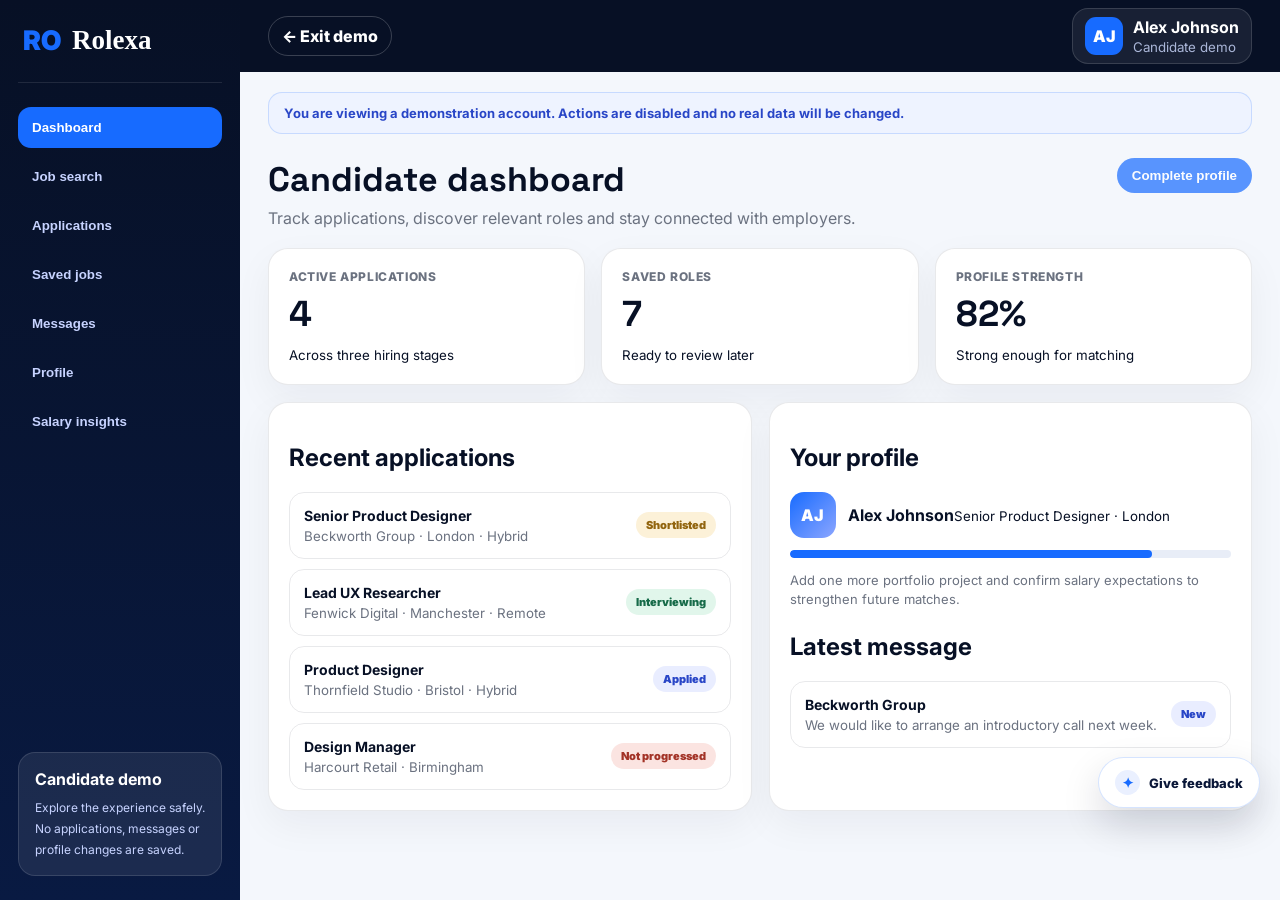
<file: candidate-demo.html>
<!DOCTYPE html><html lang="en"><head><meta charset="UTF-8"><meta name="viewport" content="width=device-width,initial-scale=1"><title>Rolexa Candidate Demo</title><link href="https://fonts.googleapis.com/css2?family=Inter:wght@400;500;600;700;800;900&family=Space+Grotesk:wght@600;700&display=swap" rel="stylesheet"><link rel="stylesheet" href="demo-dashboard.css?v=1"></head><body><div class="demo-shell"><aside class="demo-side"><div class="demo-brand"><span class="demo-mark">RO</span>Rolexa</div><nav class="demo-nav"><button class="active">Dashboard</button><button>Job search</button><button>Applications</button><button>Saved jobs</button><button>Messages</button><button>Profile</button><button>Salary insights</button></nav><div class="demo-note"><b>Candidate demo</b><span>Explore the experience safely. No applications, messages or profile changes are saved.</span></div></aside><main class="demo-main"><header class="demo-top"><a class="demo-exit" href="index.html#role-demo-explorer">← Exit demo</a><div class="demo-account"><div class="demo-avatar">AJ</div><div><b>Alex Johnson</b><small>Candidate demo</small></div></div></header><div class="demo-banner">You are viewing a demonstration account. Actions are disabled and no real data will be changed.</div><div class="demo-content"><div class="demo-head"><div><h1>Candidate dashboard</h1><p>Track applications, discover relevant roles and stay connected with employers.</p></div><button class="demo-btn" disabled>Complete profile</button></div><section class="demo-grid"><article class="demo-card demo-stat"><span>Active applications</span><b>4</b><small>Across three hiring stages</small></article><article class="demo-card demo-stat"><span>Saved roles</span><b>7</b><small>Ready to review later</small></article><article class="demo-card demo-stat"><span>Profile strength</span><b>82%</b><small>Strong enough for matching</small></article></section><section class="demo-two"><article class="demo-card"><h2>Recent applications</h2><div class="demo-list"><div class="demo-row"><div><b>Senior Product Designer</b><small>Beckworth Group · London · Hybrid</small></div><span class="demo-pill amber">Shortlisted</span></div><div class="demo-row"><div><b>Lead UX Researcher</b><small>Fenwick Digital · Manchester · Remote</small></div><span class="demo-pill green">Interviewing</span></div><div class="demo-row"><div><b>Product Designer</b><small>Thornfield Studio · Bristol · Hybrid</small></div><span class="demo-pill blue">Applied</span></div><div class="demo-row"><div><b>Design Manager</b><small>Harcourt Retail · Birmingham</small></div><span class="demo-pill red">Not progressed</span></div></div></article><article class="demo-card"><h2>Your profile</h2><div class="demo-profile"><div class="demo-photo">AJ</div><div><b>Alex Johnson</b><small>Senior Product Designer · London</small></div></div><div class="demo-progress"><span style="width:82%"></span></div><p style="color:#6b7280;font-size:13px;line-height:1.5">Add one more portfolio project and confirm salary expectations to strengthen future matches.</p><h2 style="margin-top:22px">Latest message</h2><div class="demo-row"><div><b>Beckworth Group</b><small>We would like to arrange an introductory call next week.</small></div><span class="demo-pill blue">New</span></div></article></section></div></main></div><script src="product-feedback.js?v=1" defer></script></body></html>
</file>
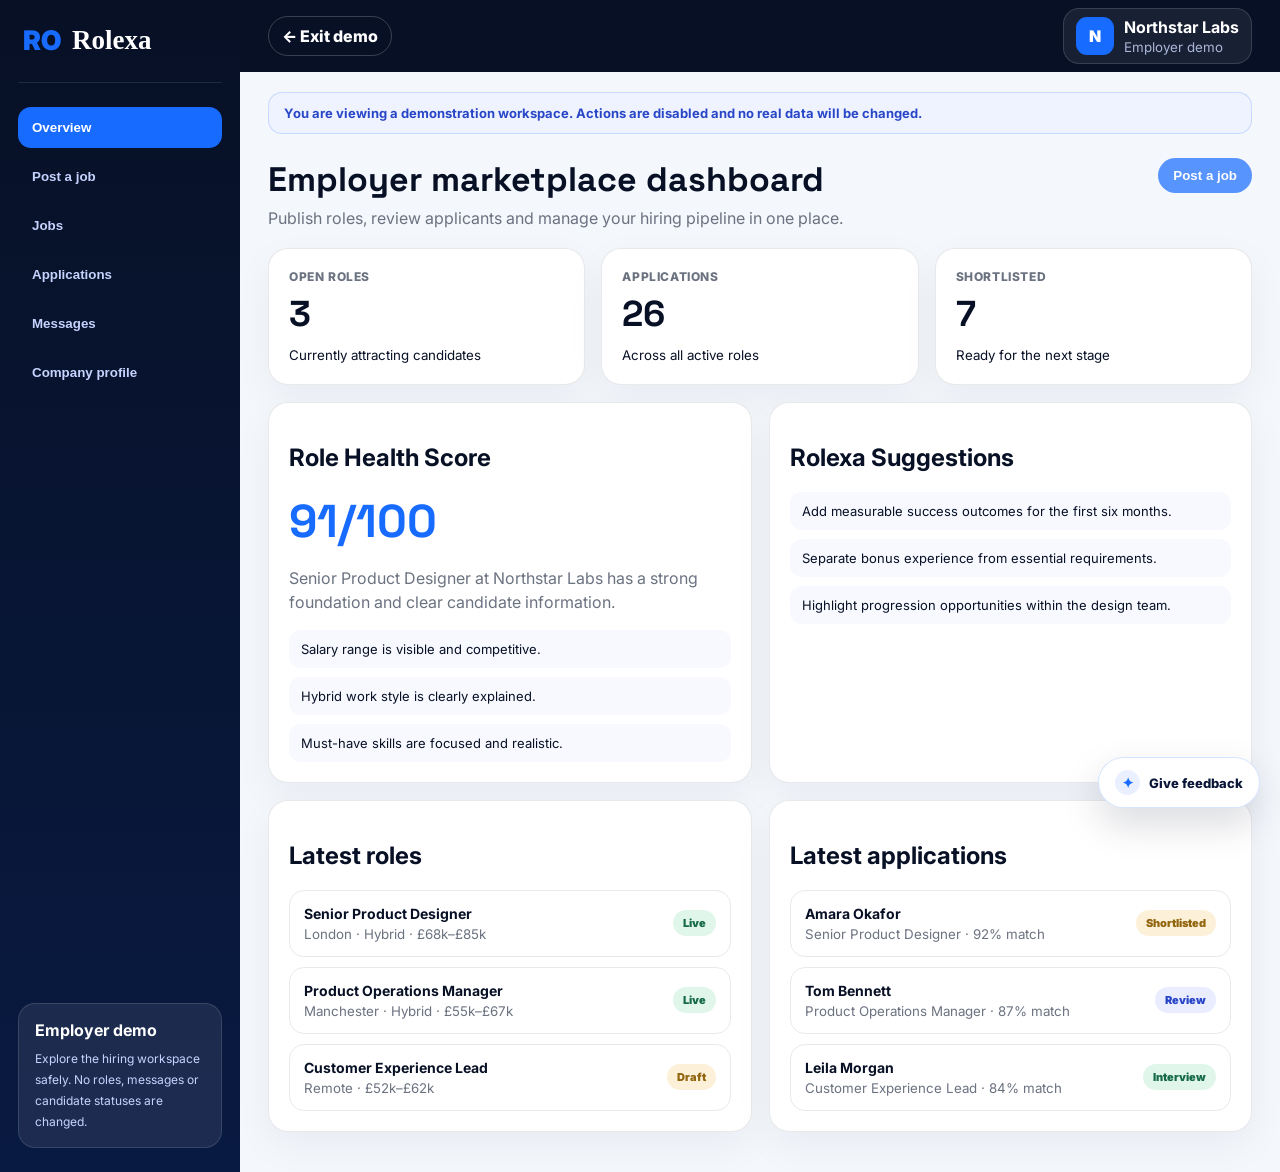
<file: employer-demo.html>
<!DOCTYPE html><html lang="en"><head><meta charset="UTF-8"><meta name="viewport" content="width=device-width,initial-scale=1"><title>Rolexa Employer Demo</title><link href="https://fonts.googleapis.com/css2?family=Inter:wght@400;500;600;700;800;900&family=Space+Grotesk:wght@600;700&display=swap" rel="stylesheet"><link rel="stylesheet" href="demo-dashboard.css?v=1"></head><body><div class="demo-shell"><aside class="demo-side"><div class="demo-brand"><span class="demo-mark">RO</span>Rolexa</div><nav class="demo-nav"><button class="active">Overview</button><button>Post a job</button><button>Jobs</button><button>Applications</button><button>Messages</button><button>Company profile</button></nav><div class="demo-note"><b>Employer demo</b><span>Explore the hiring workspace safely. No roles, messages or candidate statuses are changed.</span></div></aside><main class="demo-main"><header class="demo-top"><a class="demo-exit" href="index.html#role-demo-explorer">← Exit demo</a><div class="demo-account"><div class="demo-avatar">N</div><div><b>Northstar Labs</b><small>Employer demo</small></div></div></header><div class="demo-banner">You are viewing a demonstration workspace. Actions are disabled and no real data will be changed.</div><div class="demo-content"><div class="demo-head"><div><h1>Employer marketplace dashboard</h1><p>Publish roles, review applicants and manage your hiring pipeline in one place.</p></div><button class="demo-btn" disabled>Post a job</button></div><section class="demo-grid"><article class="demo-card demo-stat"><span>Open roles</span><b>3</b><small>Currently attracting candidates</small></article><article class="demo-card demo-stat"><span>Applications</span><b>26</b><small>Across all active roles</small></article><article class="demo-card demo-stat"><span>Shortlisted</span><b>7</b><small>Ready for the next stage</small></article></section><section class="demo-two"><article class="demo-card"><h2>Role Health Score</h2><div class="demo-health">91/100</div><p style="color:#6b7280;line-height:1.5">Senior Product Designer at Northstar Labs has a strong foundation and clear candidate information.</p><ul class="demo-suggestions"><li>Salary range is visible and competitive.</li><li>Hybrid work style is clearly explained.</li><li>Must-have skills are focused and realistic.</li></ul></article><article class="demo-card"><h2>Rolexa Suggestions</h2><ul class="demo-suggestions"><li>Add measurable success outcomes for the first six months.</li><li>Separate bonus experience from essential requirements.</li><li>Highlight progression opportunities within the design team.</li></ul></article></section><section class="demo-two"><article class="demo-card"><h2>Latest roles</h2><div class="demo-list"><div class="demo-row"><div><b>Senior Product Designer</b><small>London · Hybrid · £68k–£85k</small></div><span class="demo-pill green">Live</span></div><div class="demo-row"><div><b>Product Operations Manager</b><small>Manchester · Hybrid · £55k–£67k</small></div><span class="demo-pill green">Live</span></div><div class="demo-row"><div><b>Customer Experience Lead</b><small>Remote · £52k–£62k</small></div><span class="demo-pill amber">Draft</span></div></div></article><article class="demo-card"><h2>Latest applications</h2><div class="demo-list"><div class="demo-row"><div><b>Amara Okafor</b><small>Senior Product Designer · 92% match</small></div><span class="demo-pill amber">Shortlisted</span></div><div class="demo-row"><div><b>Tom Bennett</b><small>Product Operations Manager · 87% match</small></div><span class="demo-pill blue">Review</span></div><div class="demo-row"><div><b>Leila Morgan</b><small>Customer Experience Lead · 84% match</small></div><span class="demo-pill green">Interview</span></div></div></article></section></div></main></div><script src="product-feedback.js?v=1" defer></script></body></html>
</file>
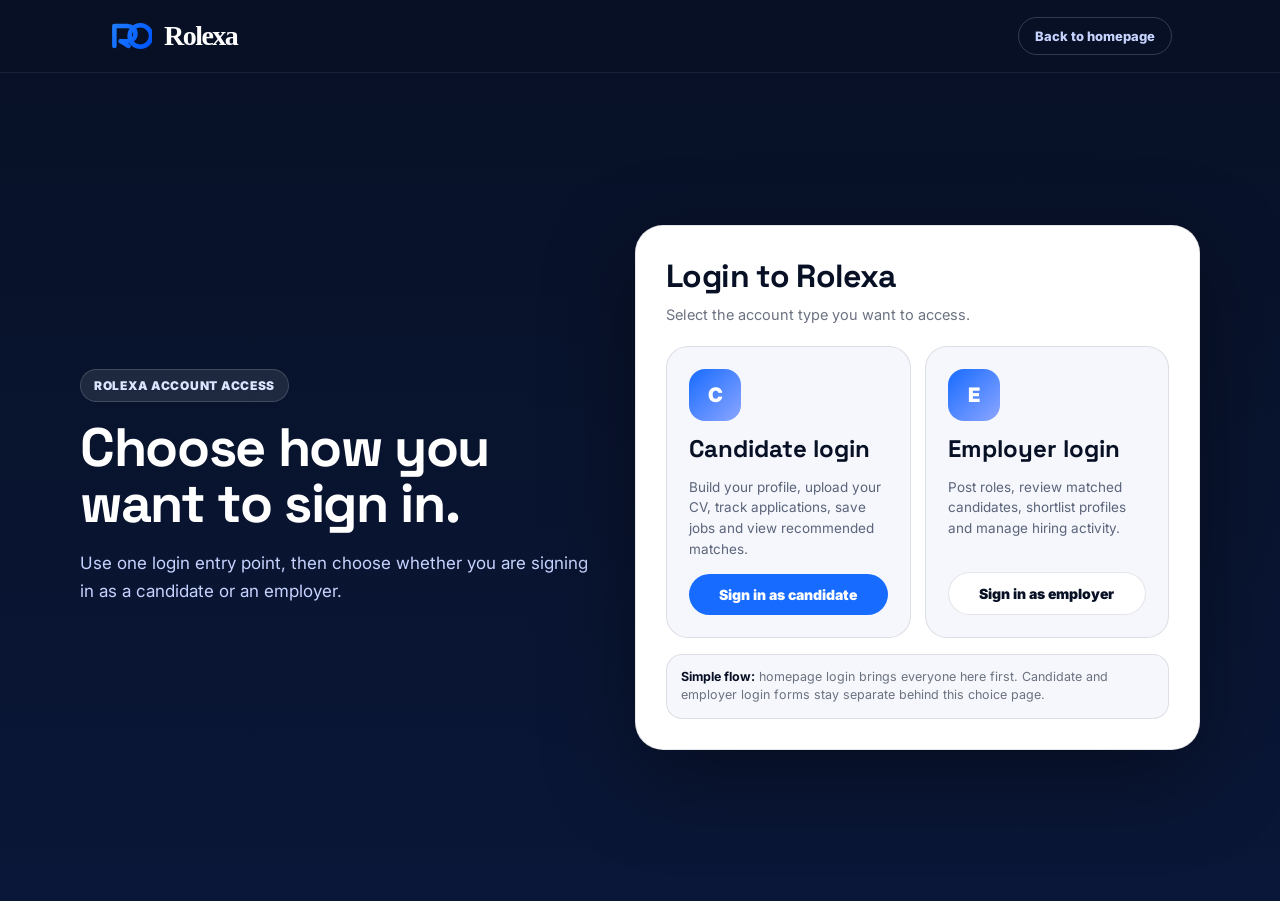
<file: login.html>
<!DOCTYPE html>
<html lang="en">
<head>
<meta charset="UTF-8">
<meta name="viewport" content="width=device-width, initial-scale=1.0, viewport-fit=cover">
<title>Rolexa | Login</title>
<link rel="preconnect" href="https://fonts.googleapis.com">
<link href="https://fonts.googleapis.com/css2?family=Space+Grotesk:wght@500;600;700&family=Inter:wght@400;500;600;700;800;900&display=swap" rel="stylesheet">
<style>
:root{--ink:#071025;--navy:#0A1738;--blue:#176BFF;--blue2:#4C74FF;--sky:#C7D3FF;--paper:#F5F7FC;--white:#fff;--line:rgba(7,16,37,.1);--muted:#6B7280;--good:#22A06B}
*{box-sizing:border-box}html,body{margin:0;min-height:100%;font-family:Inter,sans-serif;color:var(--ink);background:linear-gradient(180deg,#071025,#0A1738);-webkit-font-smoothing:antialiased}a{text-decoration:none;color:inherit}.wrap{max-width:1120px;margin:0 auto;padding:0 28px}nav{border-bottom:1px solid rgba(255,255,255,.08);background:#071025}.nav-inner{height:72px;display:flex;align-items:center;justify-content:space-between;gap:16px}.brand{display:flex;align-items:center;gap:12px;color:#fff;font-family:Georgia,'Times New Roman',serif;font-size:28px;font-weight:700;letter-spacing:-.055em}.brand svg{width:44px;height:34px}.back{color:#C7D3FF;border:1px solid rgba(255,255,255,.18);border-radius:999px;padding:10px 16px;font-size:13px;font-weight:800}.main{min-height:calc(100vh - 72px);display:grid;grid-template-columns:.95fr 1.05fr;gap:44px;align-items:center;padding:62px 0}.hero{color:#fff}.pill{display:inline-flex;border:1px solid rgba(255,255,255,.16);background:rgba(255,255,255,.09);color:#DCE5FF;border-radius:999px;padding:8px 13px;font-size:12px;font-weight:900;text-transform:uppercase;letter-spacing:.06em;margin-bottom:18px}.hero h1{font-family:'Space Grotesk',sans-serif;font-size:54px;line-height:1.05;margin:0 0 16px;letter-spacing:-.025em}.hero p{font-size:17px;line-height:1.65;color:#C7D3FF;max-width:610px;margin:0}.panel{background:#fff;border:1px solid var(--line);border-radius:28px;padding:30px;box-shadow:0 28px 90px rgba(0,0,0,.38)}.panel h2{font-family:'Space Grotesk',sans-serif;font-size:32px;margin:0 0 8px;letter-spacing:-.02em}.panel>p{font-size:14.5px;line-height:1.55;color:var(--muted);margin:0 0 20px}.choices{display:grid;grid-template-columns:1fr 1fr;gap:14px}.choice{border:1px solid var(--line);background:var(--paper);border-radius:22px;padding:22px;display:flex;flex-direction:column;gap:14px;min-height:250px;transition:transform .15s,box-shadow .15s,border-color .15s}.choice:hover{transform:translateY(-2px);border-color:rgba(23,107,255,.35);box-shadow:0 18px 45px rgba(7,16,37,.1)}.icon{width:52px;height:52px;border-radius:16px;background:linear-gradient(135deg,#176BFF,#8CA6FF);display:flex;align-items:center;justify-content:center;color:#fff;font-weight:900;font-size:20px}.choice h3{font-family:'Space Grotesk',sans-serif;font-size:24px;line-height:1.15;margin:0}.choice p{font-size:13.5px;line-height:1.55;color:#5A647A;margin:0;flex:1}.btn{border-radius:999px;padding:12px 16px;font-size:14px;font-weight:900;display:inline-flex;align-items:center;justify-content:center}.btn-primary{background:var(--blue);color:#fff}.btn-primary:hover{background:var(--blue2)}.btn-light{background:#fff;border:1px solid var(--line);color:#071025}.small-note{margin-top:16px;background:#F5F7FC;border:1px solid var(--line);border-radius:16px;padding:13px 14px;font-size:12.5px;line-height:1.45;color:#6B7280}.small-note b{color:#071025}
@media(max-width:920px){.main{grid-template-columns:1fr;padding:34px 0 42px;gap:28px}.hero h1{font-size:38px}.choices{grid-template-columns:1fr}.panel{padding:24px 20px}.nav-inner{height:auto;padding:16px 0;align-items:stretch;flex-direction:column}.back{width:100%;text-align:center}.wrap{padding:0 20px}}
@media(max-width:520px){body{padding-bottom:env(safe-area-inset-bottom)}.wrap{padding-left:16px;padding-right:16px}.nav-inner{padding:14px 0;gap:13px}.brand{font-size:26px}.brand svg{width:40px;height:31px}.back{padding:11px 14px}.main{padding:24px 0 34px;gap:22px}.pill{margin-bottom:14px;font-size:11px}.hero h1{font-size:clamp(34px,10vw,44px);line-height:1.06}.hero p{font-size:15px;line-height:1.55}.panel{padding:22px 18px;border-radius:24px}.panel h2{font-size:29px}.choices{gap:12px}.choice{min-height:0;padding:20px 18px;border-radius:19px}.icon{width:48px;height:48px;border-radius:14px}.choice h3{font-size:23px}.choice p{font-size:13px}.btn{width:100%;padding:13px 14px}.small-note{font-size:12px}}
</style>
</head>
<body>
<nav><div class="wrap nav-inner"><a class="brand" href="index.html" aria-label="Rolexa home"><svg viewBox="0 0 62 42" fill="none" xmlns="http://www.w3.org/2000/svg" aria-hidden="true"><defs><linearGradient id="rxLoginChoiceLogo" x1="8" y1="6" x2="56" y2="36" gradientUnits="userSpaceOnUse"><stop stop-color="#1D7BFF"/><stop offset="1" stop-color="#0057FF"/></linearGradient></defs><path d="M9 35V7h17.5c7.4 0 12.2 4.3 12.2 10.7S33.9 28.4 26.5 28.4H18" stroke="url(#rxLoginChoiceLogo)" stroke-width="6.4" stroke-linecap="round" stroke-linejoin="round"/><path d="M30.5 21c0-8.4 6.7-15.1 15.1-15.1S60.7 12.6 60.7 21 54 36.1 45.6 36.1 30.5 29.4 30.5 21Z" stroke="url(#rxLoginChoiceLogo)" stroke-width="6.4" stroke-linecap="round" stroke-linejoin="round"/><path d="M18 28.3L29 35" stroke="url(#rxLoginChoiceLogo)" stroke-width="6.4" stroke-linecap="round"/></svg><span>Rolexa</span></a><a class="back" href="index.html">Back to homepage</a></div></nav>
<main class="wrap main">
<section class="hero"><div class="pill">Rolexa account access</div><h1>Choose how you want to sign in.</h1><p>Use one login entry point, then choose whether you are signing in as a candidate or an employer.</p></section>
<section class="panel"><h2>Login to Rolexa</h2><p>Select the account type you want to access.</p><div class="choices"><a class="choice" href="candidate-login.html"><div class="icon">C</div><h3>Candidate login</h3><p>Build your profile, upload your CV, track applications, save jobs and view recommended matches.</p><span class="btn btn-primary">Sign in as candidate</span></a><a class="choice" href="employer-login.html"><div class="icon">E</div><h3>Employer login</h3><p>Post roles, review matched candidates, shortlist profiles and manage hiring activity.</p><span class="btn btn-light">Sign in as employer</span></a></div><div class="small-note"><b>Simple flow:</b> homepage login brings everyone here first. Candidate and employer login forms stay separate behind this choice page.</div></section>
</main>
</body>
</html>
</file>
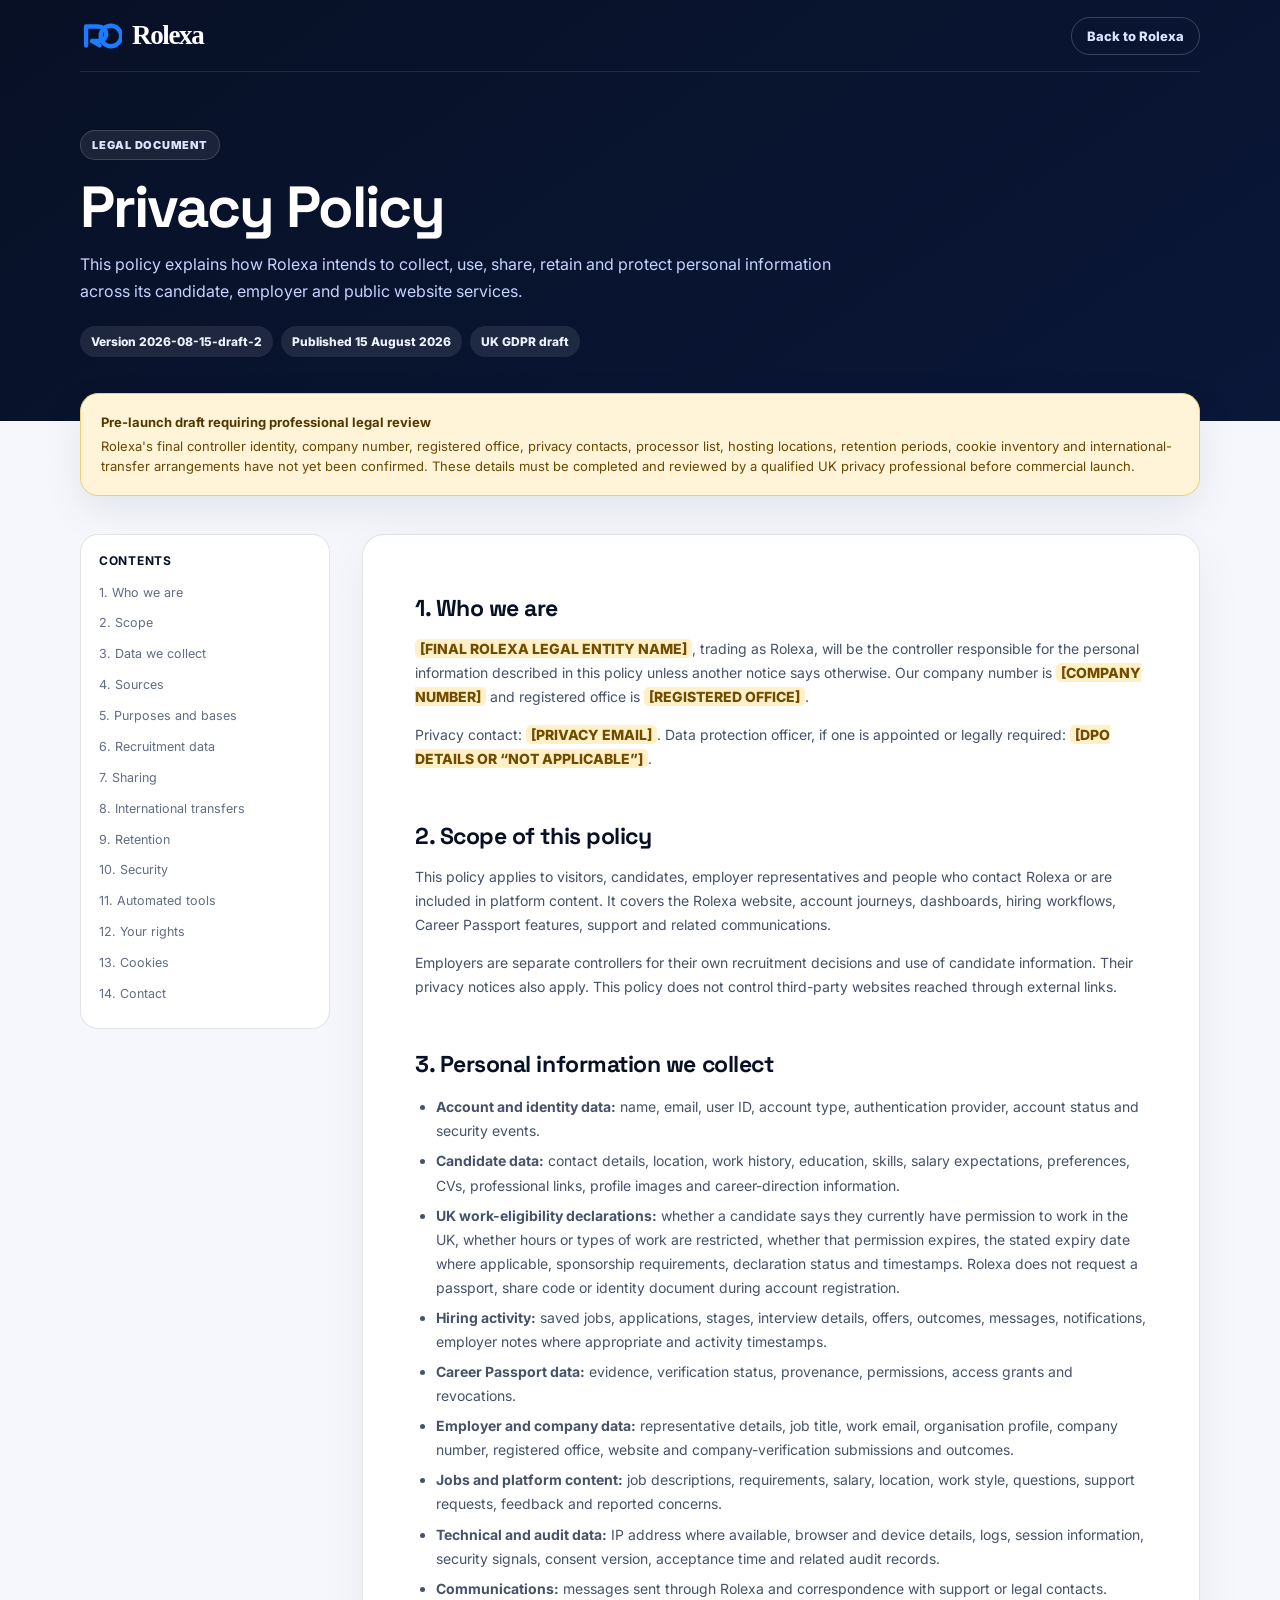
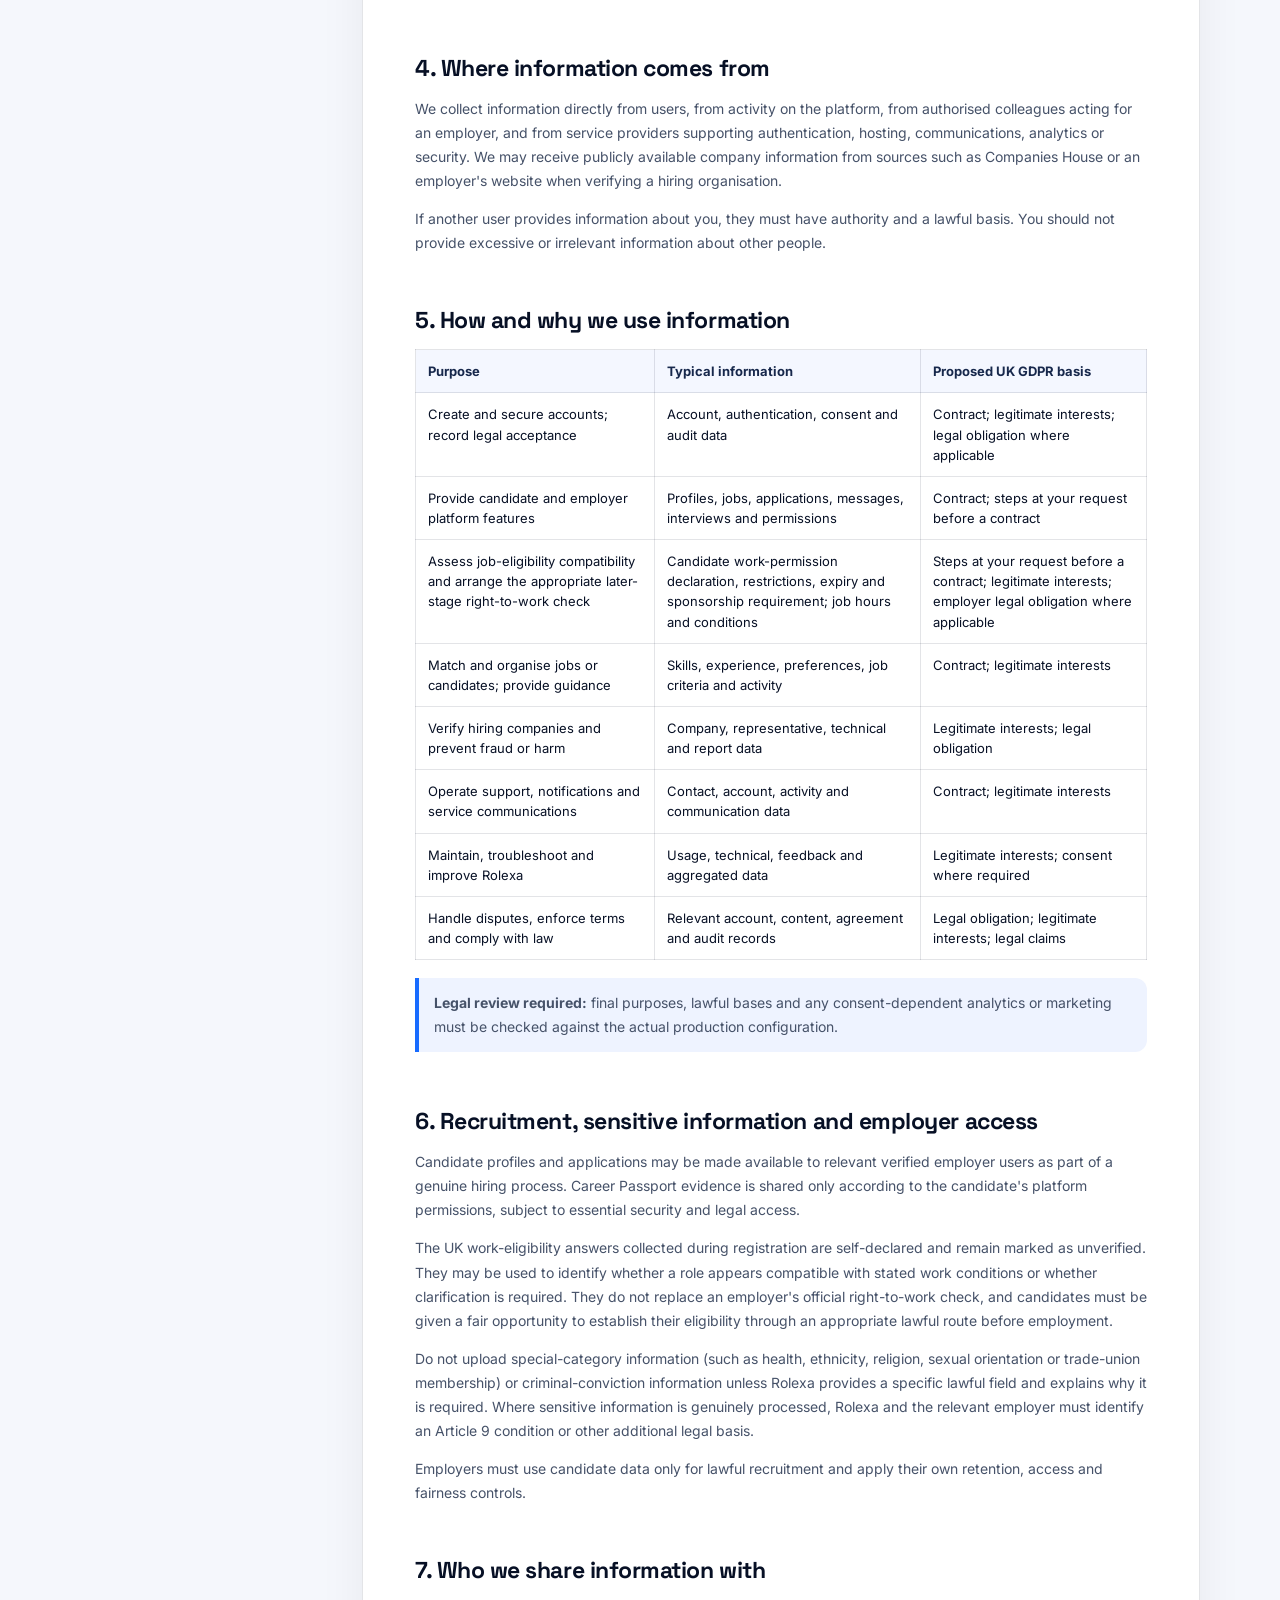
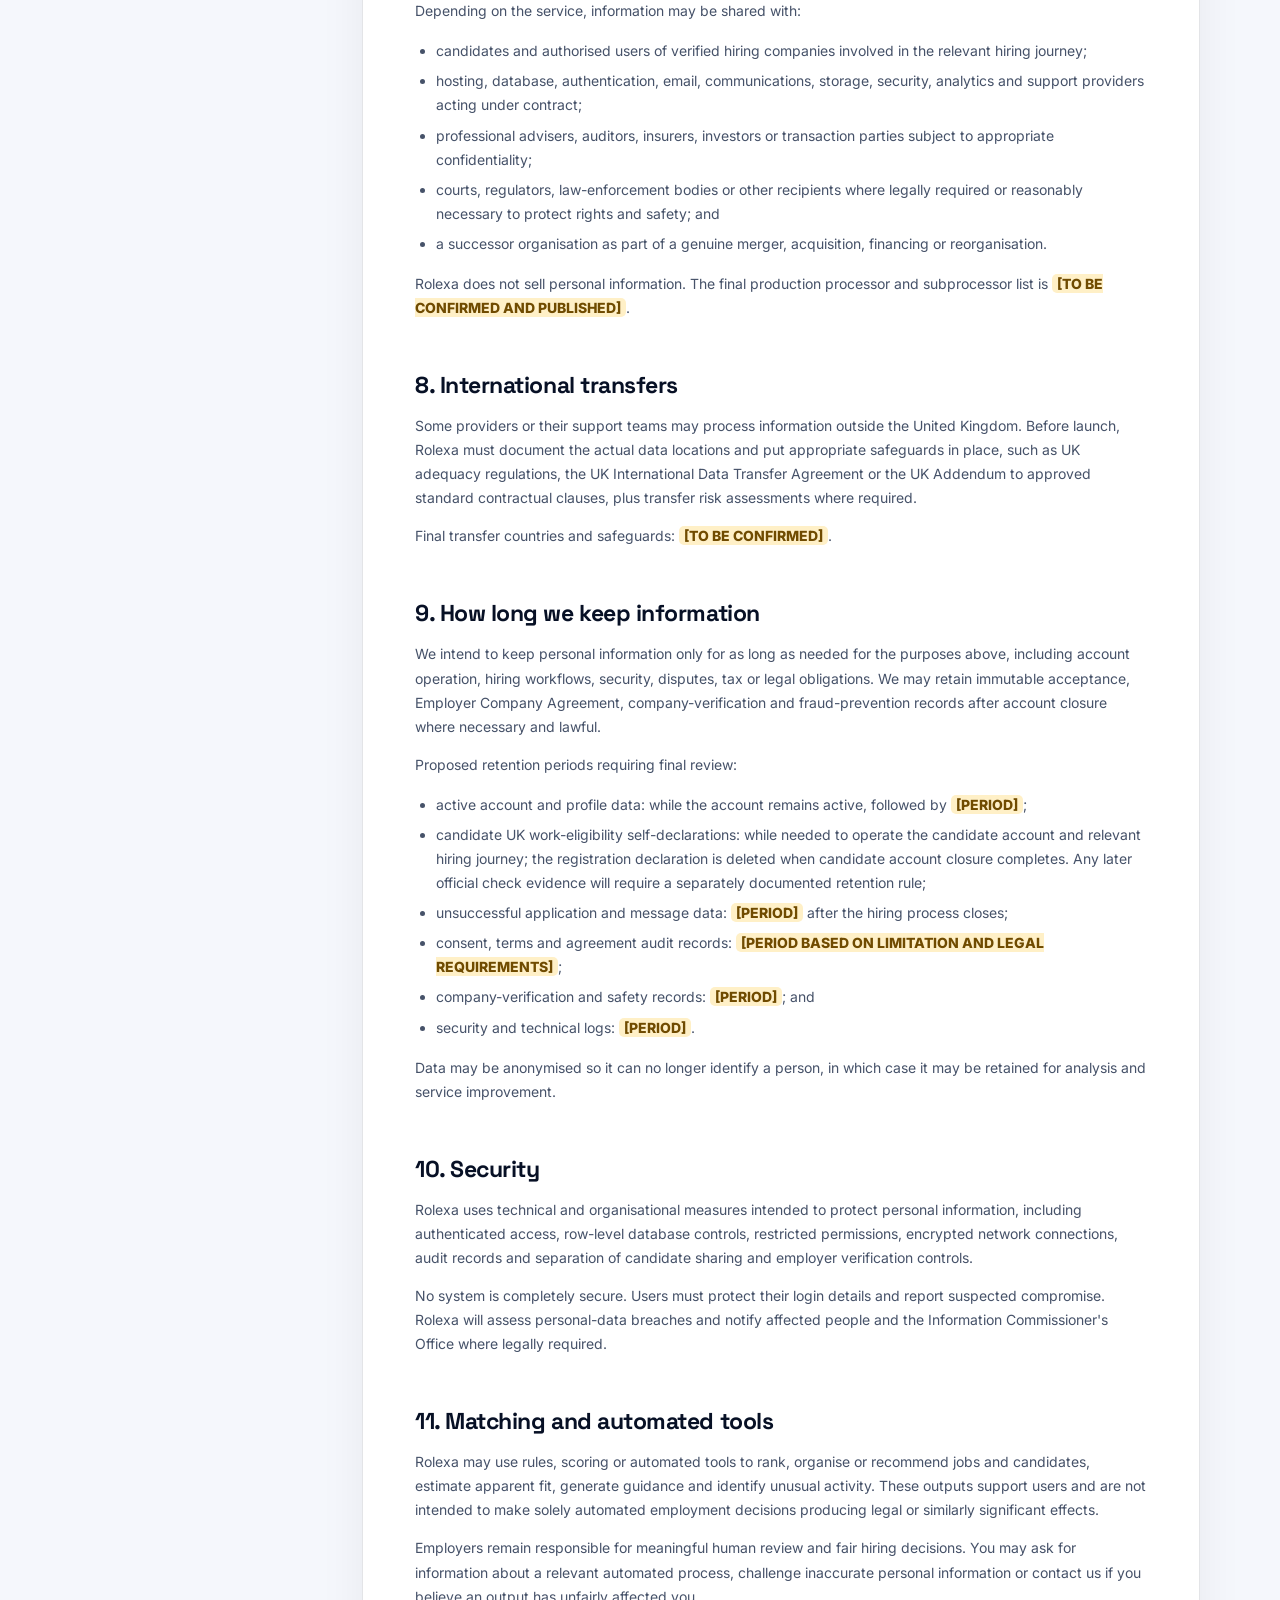
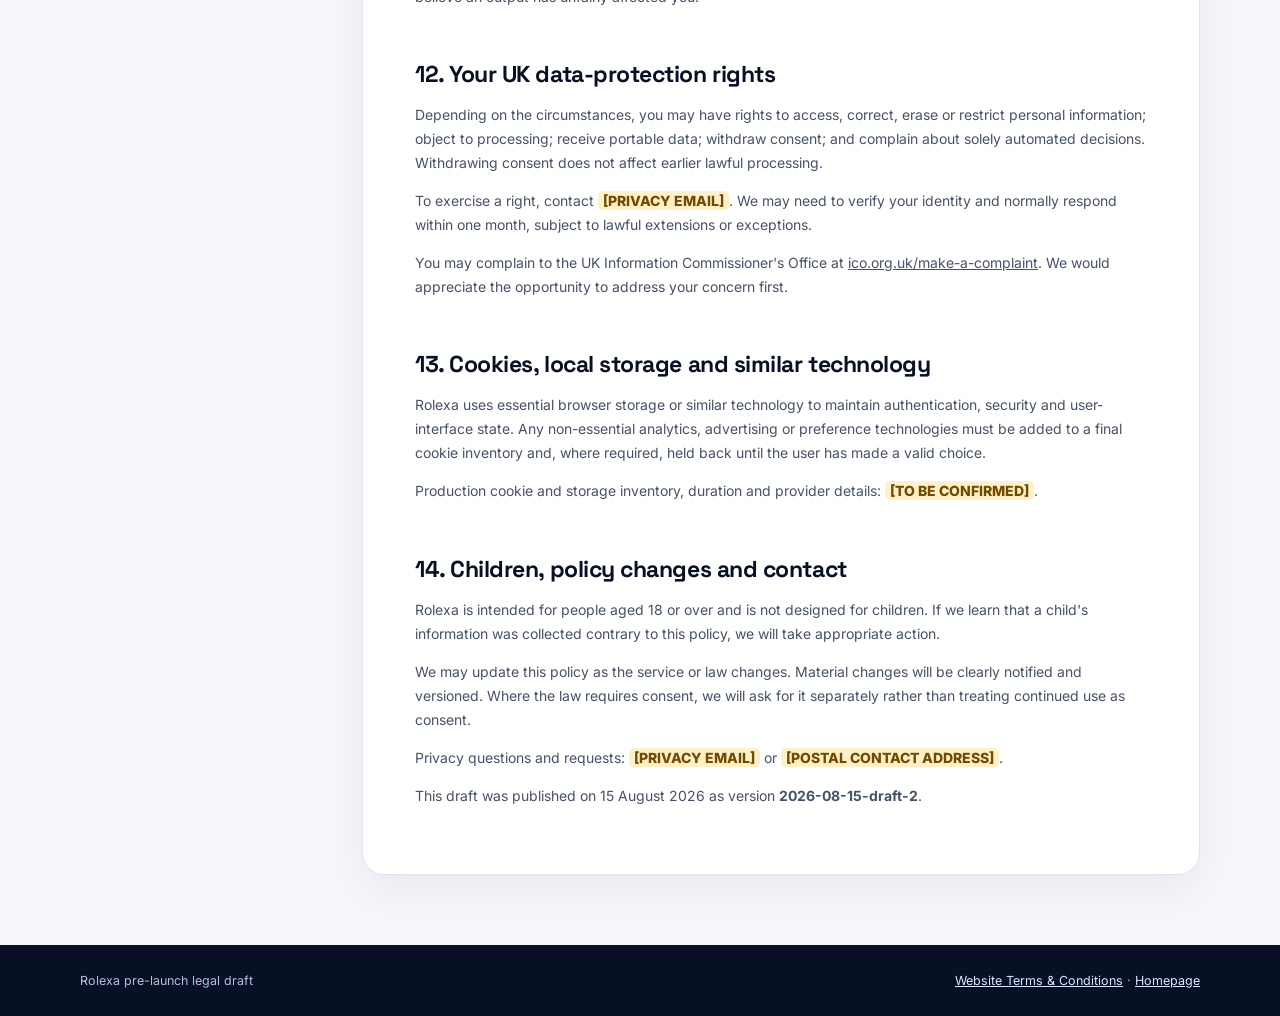
<file: privacy-policy.html>
<!DOCTYPE html>
<html lang="en">
<head>
<meta charset="UTF-8">
<meta name="viewport" content="width=device-width,initial-scale=1,viewport-fit=cover">
<title>Rolexa | Privacy Policy</title>
<meta name="description" content="Rolexa Privacy Policy pre-launch draft.">
<link rel="preconnect" href="https://fonts.googleapis.com">
<link href="https://fonts.googleapis.com/css2?family=Inter:wght@400;500;600;700;800;900&family=Space+Grotesk:wght@600;700&display=swap" rel="stylesheet">
<link rel="stylesheet" href="legal-pages.css?v=1">
</head>
<body>
<header>
  <div class="wrap nav"><a class="brand" href="index.html" aria-label="Rolexa home"><svg viewBox="0 0 62 42" fill="none" aria-hidden="true"><defs><linearGradient id="privacyLogo" x1="8" y1="6" x2="56" y2="36"><stop stop-color="#1D7BFF"/><stop offset="1" stop-color="#4C74FF"/></linearGradient></defs><path d="M9 35V7h17.5c7.4 0 12.2 4.3 12.2 10.7S33.9 28.4 26.5 28.4H18" stroke="url(#privacyLogo)" stroke-width="6.4" stroke-linecap="round" stroke-linejoin="round"/><path d="M30.5 21c0-8.4 6.7-15.1 15.1-15.1S60.7 12.6 60.7 21 54 36.1 45.6 36.1 30.5 29.4 30.5 21Z" stroke="url(#privacyLogo)" stroke-width="6.4"/><path d="M18 28.3 29 35" stroke="url(#privacyLogo)" stroke-width="6.4" stroke-linecap="round"/></svg>Rolexa</a><a class="back" href="index.html">Back to Rolexa</a></div>
  <div class="wrap hero"><span class="eyebrow">Legal document</span><h1>Privacy Policy</h1><p>This policy explains how Rolexa intends to collect, use, share, retain and protect personal information across its candidate, employer and public website services.</p><div class="meta"><span>Version 2026-08-15-draft-2</span><span>Published 15 August 2026</span><span>UK GDPR draft</span></div></div>
</header>
<main class="wrap">
  <div class="draft"><b>Pre-launch draft requiring professional legal review</b>Rolexa's final controller identity, company number, registered office, privacy contacts, processor list, hosting locations, retention periods, cookie inventory and international-transfer arrangements have not yet been confirmed. These details must be completed and reviewed by a qualified UK privacy professional before commercial launch.</div>
  <div class="layout">
    <nav class="contents" aria-label="Privacy contents"><b>Contents</b><a href="#who">1. Who we are</a><a href="#scope">2. Scope</a><a href="#collect">3. Data we collect</a><a href="#sources">4. Sources</a><a href="#use">5. Purposes and bases</a><a href="#recruitment">6. Recruitment data</a><a href="#share">7. Sharing</a><a href="#international">8. International transfers</a><a href="#retention">9. Retention</a><a href="#security">10. Security</a><a href="#automation">11. Automated tools</a><a href="#rights">12. Your rights</a><a href="#cookies">13. Cookies</a><a href="#contact">14. Contact</a></nav>
    <article class="document">
      <section id="who"><h2>1. Who we are</h2><p><span class="placeholder">[FINAL ROLEXA LEGAL ENTITY NAME]</span>, trading as Rolexa, will be the controller responsible for the personal information described in this policy unless another notice says otherwise. Our company number is <span class="placeholder">[COMPANY NUMBER]</span> and registered office is <span class="placeholder">[REGISTERED OFFICE]</span>.</p><p>Privacy contact: <span class="placeholder">[PRIVACY EMAIL]</span>. Data protection officer, if one is appointed or legally required: <span class="placeholder">[DPO DETAILS OR “NOT APPLICABLE”]</span>.</p></section>
      <section id="scope"><h2>2. Scope of this policy</h2><p>This policy applies to visitors, candidates, employer representatives and people who contact Rolexa or are included in platform content. It covers the Rolexa website, account journeys, dashboards, hiring workflows, Career Passport features, support and related communications.</p><p>Employers are separate controllers for their own recruitment decisions and use of candidate information. Their privacy notices also apply. This policy does not control third-party websites reached through external links.</p></section>
      <section id="collect"><h2>3. Personal information we collect</h2><ul><li><strong>Account and identity data:</strong> name, email, user ID, account type, authentication provider, account status and security events.</li><li><strong>Candidate data:</strong> contact details, location, work history, education, skills, salary expectations, preferences, CVs, professional links, profile images and career-direction information.</li><li><strong>UK work-eligibility declarations:</strong> whether a candidate says they currently have permission to work in the UK, whether hours or types of work are restricted, whether that permission expires, the stated expiry date where applicable, sponsorship requirements, declaration status and timestamps. Rolexa does not request a passport, share code or identity document during account registration.</li><li><strong>Hiring activity:</strong> saved jobs, applications, stages, interview details, offers, outcomes, messages, notifications, employer notes where appropriate and activity timestamps.</li><li><strong>Career Passport data:</strong> evidence, verification status, provenance, permissions, access grants and revocations.</li><li><strong>Employer and company data:</strong> representative details, job title, work email, organisation profile, company number, registered office, website and company-verification submissions and outcomes.</li><li><strong>Jobs and platform content:</strong> job descriptions, requirements, salary, location, work style, questions, support requests, feedback and reported concerns.</li><li><strong>Technical and audit data:</strong> IP address where available, browser and device details, logs, session information, security signals, consent version, acceptance time and related audit records.</li><li><strong>Communications:</strong> messages sent through Rolexa and correspondence with support or legal contacts.</li></ul></section>
      <section id="sources"><h2>4. Where information comes from</h2><p>We collect information directly from users, from activity on the platform, from authorised colleagues acting for an employer, and from service providers supporting authentication, hosting, communications, analytics or security. We may receive publicly available company information from sources such as Companies House or an employer's website when verifying a hiring organisation.</p><p>If another user provides information about you, they must have authority and a lawful basis. You should not provide excessive or irrelevant information about other people.</p></section>
      <section id="use"><h2>5. How and why we use information</h2><table><thead><tr><th>Purpose</th><th>Typical information</th><th>Proposed UK GDPR basis</th></tr></thead><tbody><tr><td>Create and secure accounts; record legal acceptance</td><td>Account, authentication, consent and audit data</td><td>Contract; legitimate interests; legal obligation where applicable</td></tr><tr><td>Provide candidate and employer platform features</td><td>Profiles, jobs, applications, messages, interviews and permissions</td><td>Contract; steps at your request before a contract</td></tr><tr><td>Assess job-eligibility compatibility and arrange the appropriate later-stage right-to-work check</td><td>Candidate work-permission declaration, restrictions, expiry and sponsorship requirement; job hours and conditions</td><td>Steps at your request before a contract; legitimate interests; employer legal obligation where applicable</td></tr><tr><td>Match and organise jobs or candidates; provide guidance</td><td>Skills, experience, preferences, job criteria and activity</td><td>Contract; legitimate interests</td></tr><tr><td>Verify hiring companies and prevent fraud or harm</td><td>Company, representative, technical and report data</td><td>Legitimate interests; legal obligation</td></tr><tr><td>Operate support, notifications and service communications</td><td>Contact, account, activity and communication data</td><td>Contract; legitimate interests</td></tr><tr><td>Maintain, troubleshoot and improve Rolexa</td><td>Usage, technical, feedback and aggregated data</td><td>Legitimate interests; consent where required</td></tr><tr><td>Handle disputes, enforce terms and comply with law</td><td>Relevant account, content, agreement and audit records</td><td>Legal obligation; legitimate interests; legal claims</td></tr></tbody></table><p class="callout"><strong>Legal review required:</strong> final purposes, lawful bases and any consent-dependent analytics or marketing must be checked against the actual production configuration.</p></section>
      <section id="recruitment"><h2>6. Recruitment, sensitive information and employer access</h2><p>Candidate profiles and applications may be made available to relevant verified employer users as part of a genuine hiring process. Career Passport evidence is shared only according to the candidate's platform permissions, subject to essential security and legal access.</p><p>The UK work-eligibility answers collected during registration are self-declared and remain marked as unverified. They may be used to identify whether a role appears compatible with stated work conditions or whether clarification is required. They do not replace an employer's official right-to-work check, and candidates must be given a fair opportunity to establish their eligibility through an appropriate lawful route before employment.</p><p>Do not upload special-category information (such as health, ethnicity, religion, sexual orientation or trade-union membership) or criminal-conviction information unless Rolexa provides a specific lawful field and explains why it is required. Where sensitive information is genuinely processed, Rolexa and the relevant employer must identify an Article 9 condition or other additional legal basis.</p><p>Employers must use candidate data only for lawful recruitment and apply their own retention, access and fairness controls.</p></section>
      <section id="share"><h2>7. Who we share information with</h2><p>Depending on the service, information may be shared with:</p><ul><li>candidates and authorised users of verified hiring companies involved in the relevant hiring journey;</li><li>hosting, database, authentication, email, communications, storage, security, analytics and support providers acting under contract;</li><li>professional advisers, auditors, insurers, investors or transaction parties subject to appropriate confidentiality;</li><li>courts, regulators, law-enforcement bodies or other recipients where legally required or reasonably necessary to protect rights and safety; and</li><li>a successor organisation as part of a genuine merger, acquisition, financing or reorganisation.</li></ul><p>Rolexa does not sell personal information. The final production processor and subprocessor list is <span class="placeholder">[TO BE CONFIRMED AND PUBLISHED]</span>.</p></section>
      <section id="international"><h2>8. International transfers</h2><p>Some providers or their support teams may process information outside the United Kingdom. Before launch, Rolexa must document the actual data locations and put appropriate safeguards in place, such as UK adequacy regulations, the UK International Data Transfer Agreement or the UK Addendum to approved standard contractual clauses, plus transfer risk assessments where required.</p><p>Final transfer countries and safeguards: <span class="placeholder">[TO BE CONFIRMED]</span>.</p></section>
      <section id="retention"><h2>9. How long we keep information</h2><p>We intend to keep personal information only for as long as needed for the purposes above, including account operation, hiring workflows, security, disputes, tax or legal obligations. We may retain immutable acceptance, Employer Company Agreement, company-verification and fraud-prevention records after account closure where necessary and lawful.</p><p>Proposed retention periods requiring final review:</p><ul><li>active account and profile data: while the account remains active, followed by <span class="placeholder">[PERIOD]</span>;</li><li>candidate UK work-eligibility self-declarations: while needed to operate the candidate account and relevant hiring journey; the registration declaration is deleted when candidate account closure completes. Any later official check evidence will require a separately documented retention rule;</li><li>unsuccessful application and message data: <span class="placeholder">[PERIOD]</span> after the hiring process closes;</li><li>consent, terms and agreement audit records: <span class="placeholder">[PERIOD BASED ON LIMITATION AND LEGAL REQUIREMENTS]</span>;</li><li>company-verification and safety records: <span class="placeholder">[PERIOD]</span>; and</li><li>security and technical logs: <span class="placeholder">[PERIOD]</span>.</li></ul><p>Data may be anonymised so it can no longer identify a person, in which case it may be retained for analysis and service improvement.</p></section>
      <section id="security"><h2>10. Security</h2><p>Rolexa uses technical and organisational measures intended to protect personal information, including authenticated access, row-level database controls, restricted permissions, encrypted network connections, audit records and separation of candidate sharing and employer verification controls.</p><p>No system is completely secure. Users must protect their login details and report suspected compromise. Rolexa will assess personal-data breaches and notify affected people and the Information Commissioner's Office where legally required.</p></section>
      <section id="automation"><h2>11. Matching and automated tools</h2><p>Rolexa may use rules, scoring or automated tools to rank, organise or recommend jobs and candidates, estimate apparent fit, generate guidance and identify unusual activity. These outputs support users and are not intended to make solely automated employment decisions producing legal or similarly significant effects.</p><p>Employers remain responsible for meaningful human review and fair hiring decisions. You may ask for information about a relevant automated process, challenge inaccurate personal information or contact us if you believe an output has unfairly affected you.</p></section>
      <section id="rights"><h2>12. Your UK data-protection rights</h2><p>Depending on the circumstances, you may have rights to access, correct, erase or restrict personal information; object to processing; receive portable data; withdraw consent; and complain about solely automated decisions. Withdrawing consent does not affect earlier lawful processing.</p><p>To exercise a right, contact <span class="placeholder">[PRIVACY EMAIL]</span>. We may need to verify your identity and normally respond within one month, subject to lawful extensions or exceptions.</p><p>You may complain to the UK Information Commissioner's Office at <a href="https://ico.org.uk/make-a-complaint/" target="_blank" rel="noopener noreferrer">ico.org.uk/make-a-complaint</a>. We would appreciate the opportunity to address your concern first.</p></section>
      <section id="cookies"><h2>13. Cookies, local storage and similar technology</h2><p>Rolexa uses essential browser storage or similar technology to maintain authentication, security and user-interface state. Any non-essential analytics, advertising or preference technologies must be added to a final cookie inventory and, where required, held back until the user has made a valid choice.</p><p>Production cookie and storage inventory, duration and provider details: <span class="placeholder">[TO BE CONFIRMED]</span>.</p></section>
      <section id="contact"><h2>14. Children, policy changes and contact</h2><p>Rolexa is intended for people aged 18 or over and is not designed for children. If we learn that a child's information was collected contrary to this policy, we will take appropriate action.</p><p>We may update this policy as the service or law changes. Material changes will be clearly notified and versioned. Where the law requires consent, we will ask for it separately rather than treating continued use as consent.</p><p>Privacy questions and requests: <span class="placeholder">[PRIVACY EMAIL]</span> or <span class="placeholder">[POSTAL CONTACT ADDRESS]</span>.</p><p>This draft was published on 15 August 2026 as version <strong>2026-08-15-draft-2</strong>.</p></section>
    </article>
  </div>
</main>
<footer class="legal-footer"><div class="wrap"><span>Rolexa pre-launch legal draft</span><span><a href="website-terms.html">Website Terms &amp; Conditions</a> · <a href="index.html">Homepage</a></span></div></footer>
</body>
</html>
</file>
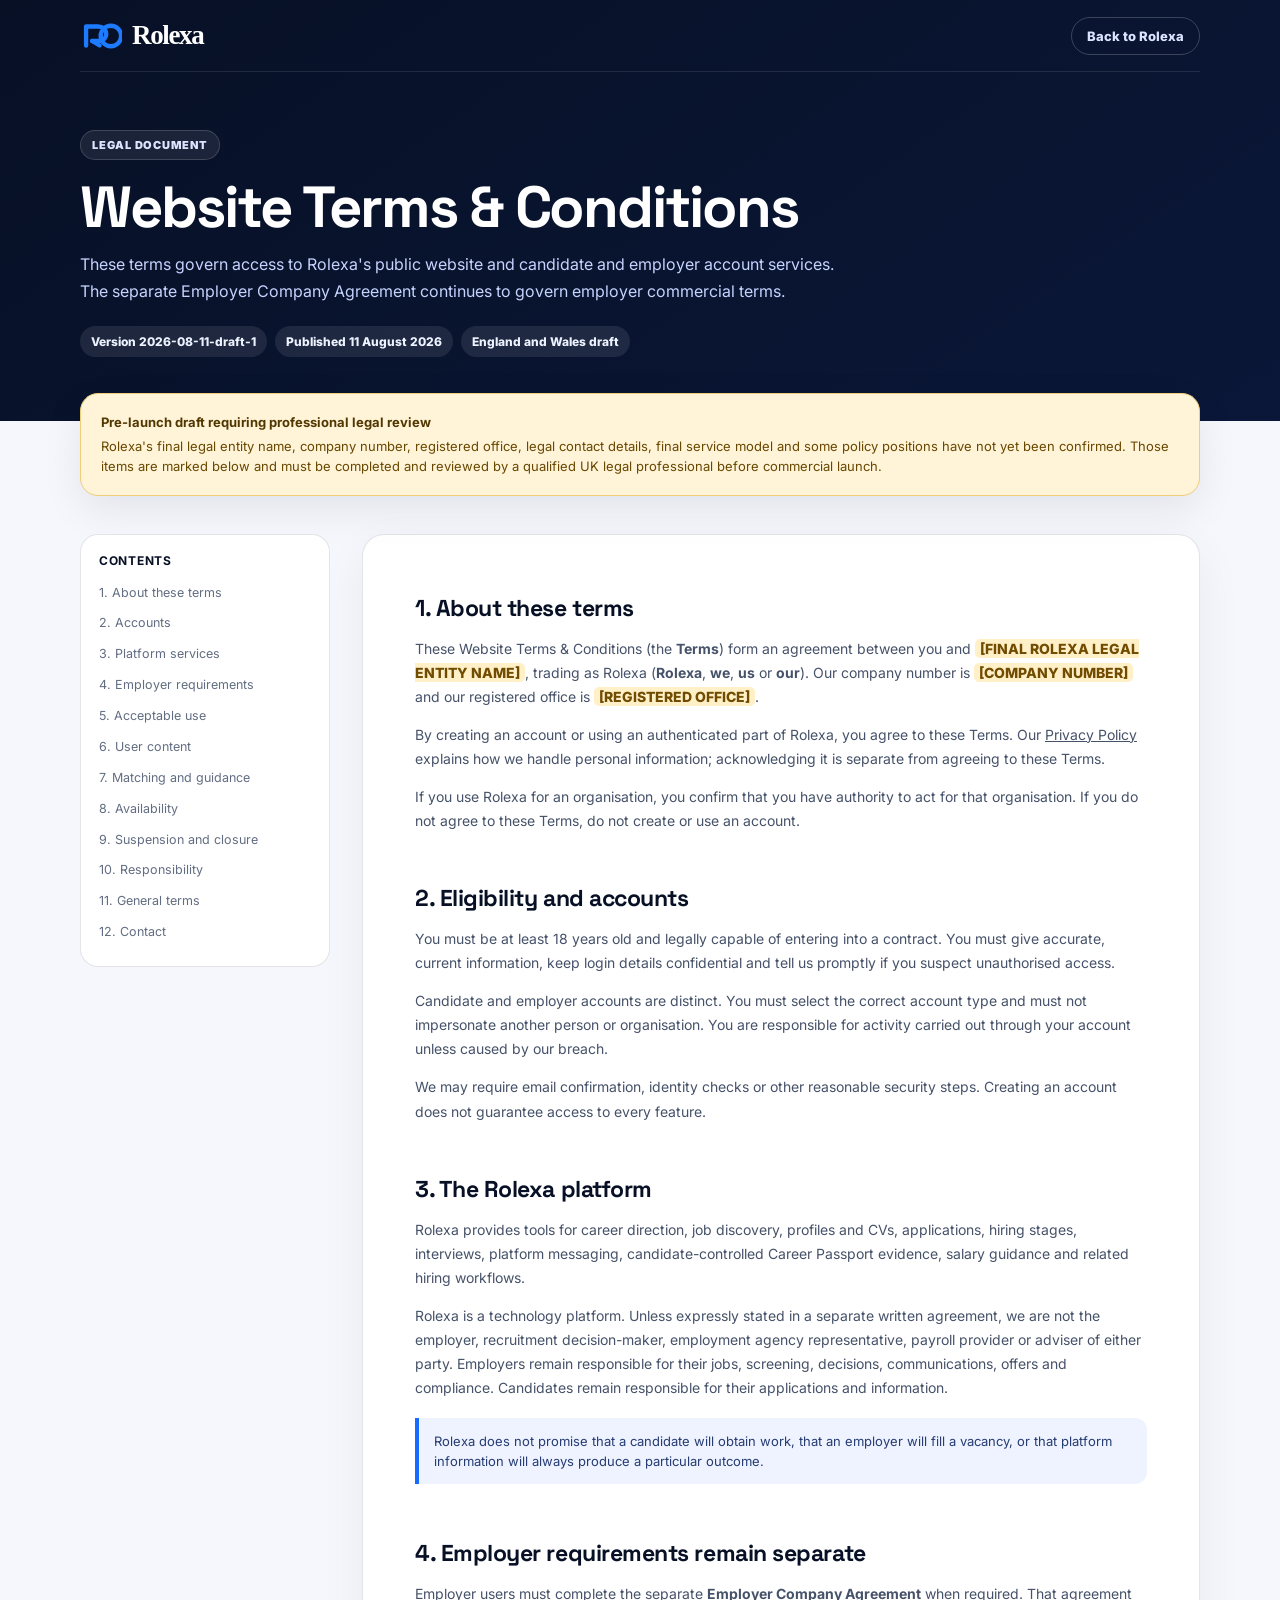
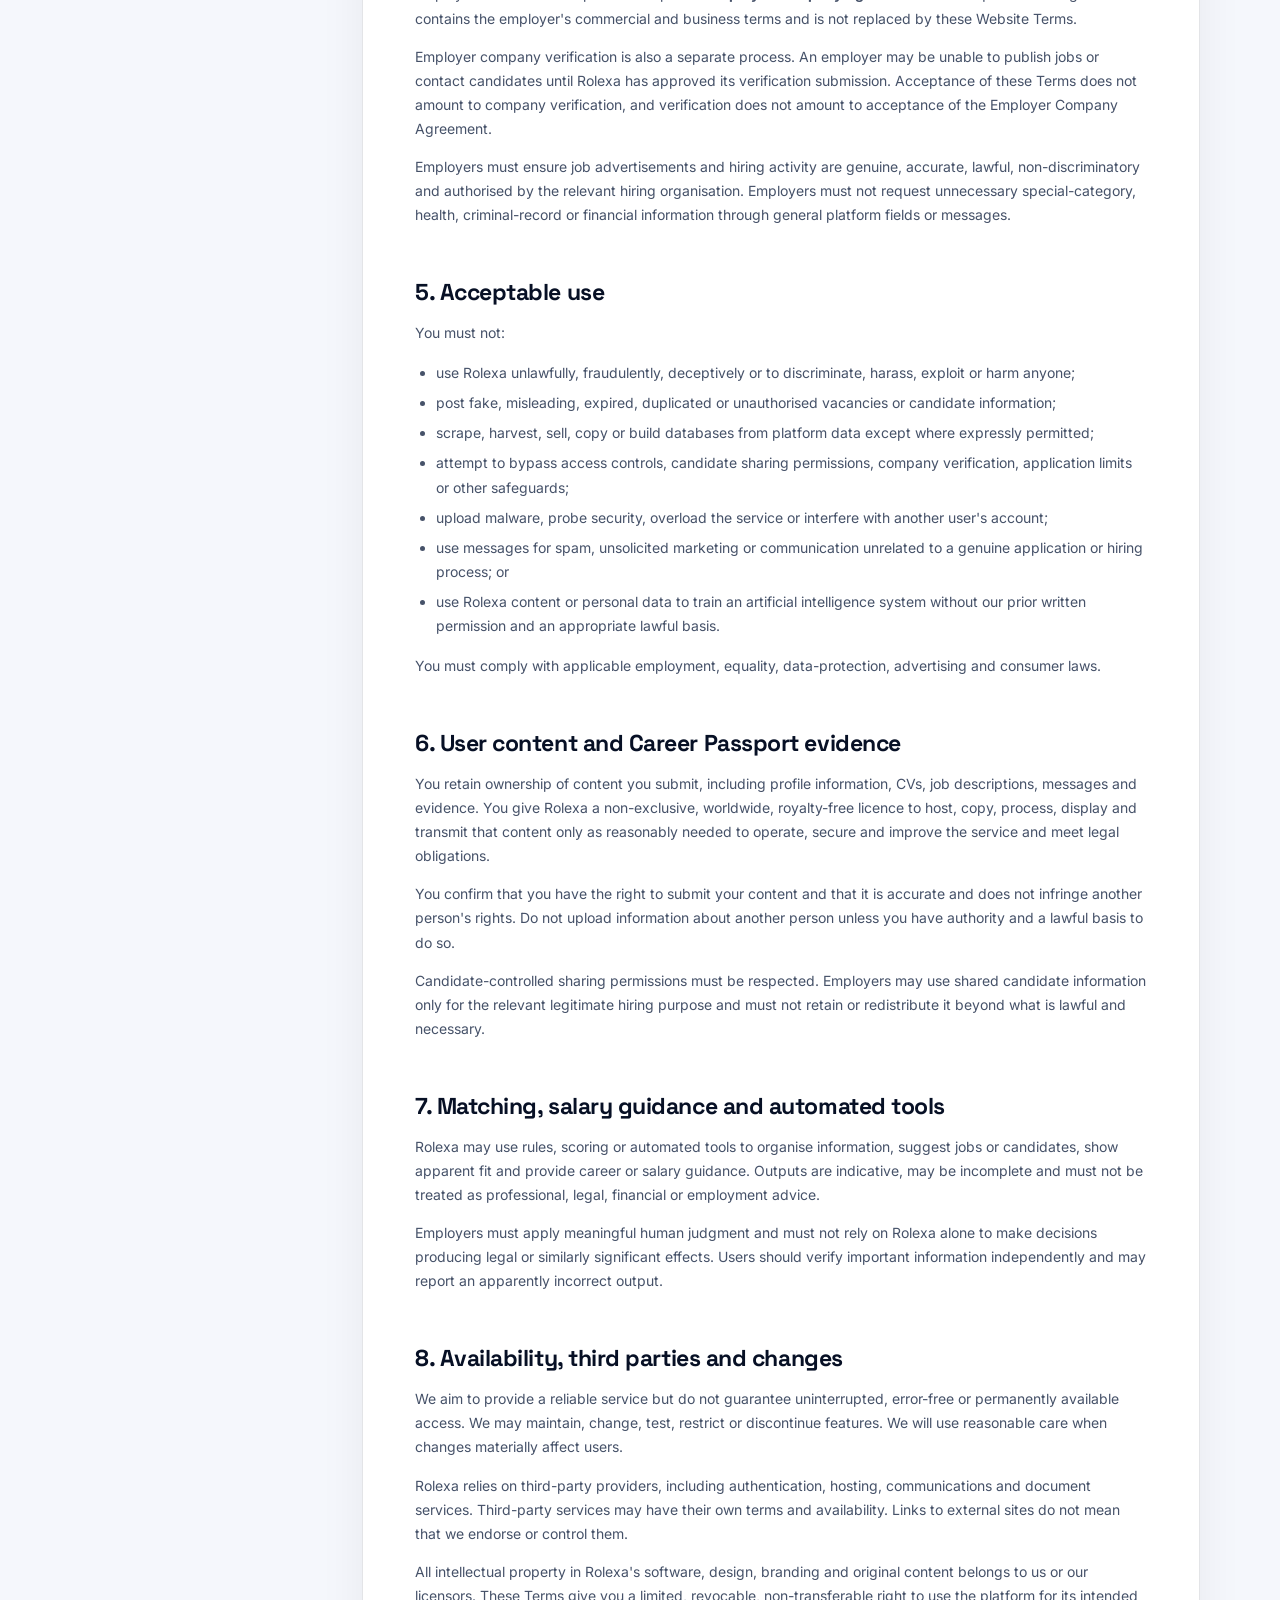
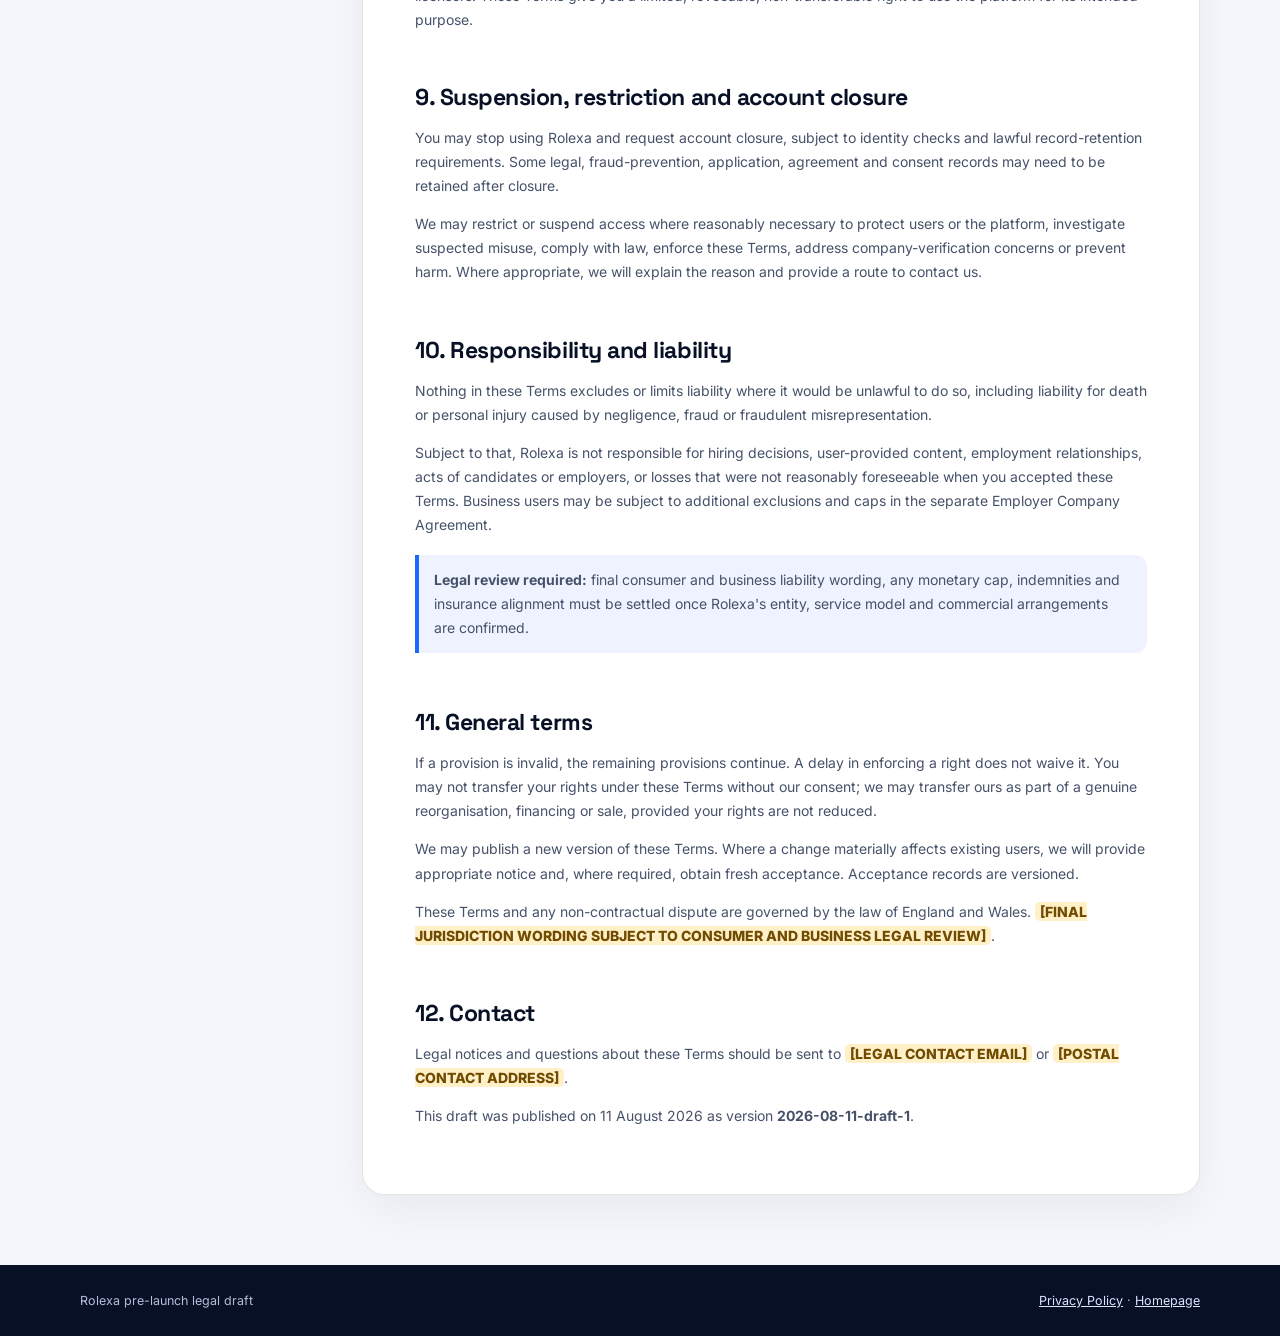
<file: website-terms.html>
<!DOCTYPE html>
<html lang="en">
<head>
<meta charset="UTF-8">
<meta name="viewport" content="width=device-width,initial-scale=1,viewport-fit=cover">
<title>Rolexa | Website Terms &amp; Conditions</title>
<meta name="description" content="Rolexa Website Terms and Conditions pre-launch draft.">
<link rel="preconnect" href="https://fonts.googleapis.com">
<link href="https://fonts.googleapis.com/css2?family=Inter:wght@400;500;600;700;800;900&family=Space+Grotesk:wght@600;700&display=swap" rel="stylesheet">
<link rel="stylesheet" href="legal-pages.css?v=1">
</head>
<body>
<header>
  <div class="wrap nav"><a class="brand" href="index.html" aria-label="Rolexa home"><svg viewBox="0 0 62 42" fill="none" aria-hidden="true"><defs><linearGradient id="termsLogo" x1="8" y1="6" x2="56" y2="36"><stop stop-color="#1D7BFF"/><stop offset="1" stop-color="#4C74FF"/></linearGradient></defs><path d="M9 35V7h17.5c7.4 0 12.2 4.3 12.2 10.7S33.9 28.4 26.5 28.4H18" stroke="url(#termsLogo)" stroke-width="6.4" stroke-linecap="round" stroke-linejoin="round"/><path d="M30.5 21c0-8.4 6.7-15.1 15.1-15.1S60.7 12.6 60.7 21 54 36.1 45.6 36.1 30.5 29.4 30.5 21Z" stroke="url(#termsLogo)" stroke-width="6.4"/><path d="M18 28.3 29 35" stroke="url(#termsLogo)" stroke-width="6.4" stroke-linecap="round"/></svg>Rolexa</a><a class="back" href="index.html">Back to Rolexa</a></div>
  <div class="wrap hero"><span class="eyebrow">Legal document</span><h1>Website Terms &amp; Conditions</h1><p>These terms govern access to Rolexa's public website and candidate and employer account services. The separate Employer Company Agreement continues to govern employer commercial terms.</p><div class="meta"><span>Version 2026-08-11-draft-1</span><span>Published 11 August 2026</span><span>England and Wales draft</span></div></div>
</header>
<main class="wrap">
  <div class="draft"><b>Pre-launch draft requiring professional legal review</b>Rolexa's final legal entity name, company number, registered office, legal contact details, final service model and some policy positions have not yet been confirmed. Those items are marked below and must be completed and reviewed by a qualified UK legal professional before commercial launch.</div>
  <div class="layout">
    <nav class="contents" aria-label="Terms contents"><b>Contents</b><a href="#about">1. About these terms</a><a href="#accounts">2. Accounts</a><a href="#services">3. Platform services</a><a href="#employers">4. Employer requirements</a><a href="#use">5. Acceptable use</a><a href="#content">6. User content</a><a href="#matching">7. Matching and guidance</a><a href="#availability">8. Availability</a><a href="#ending">9. Suspension and closure</a><a href="#liability">10. Responsibility</a><a href="#general">11. General terms</a><a href="#contact">12. Contact</a></nav>
    <article class="document">
      <section id="about"><h2>1. About these terms</h2><p>These Website Terms &amp; Conditions (the <strong>Terms</strong>) form an agreement between you and <span class="placeholder">[FINAL ROLEXA LEGAL ENTITY NAME]</span>, trading as Rolexa (<strong>Rolexa</strong>, <strong>we</strong>, <strong>us</strong> or <strong>our</strong>). Our company number is <span class="placeholder">[COMPANY NUMBER]</span> and our registered office is <span class="placeholder">[REGISTERED OFFICE]</span>.</p><p>By creating an account or using an authenticated part of Rolexa, you agree to these Terms. Our <a href="privacy-policy.html" target="_blank" rel="noopener noreferrer">Privacy Policy</a> explains how we handle personal information; acknowledging it is separate from agreeing to these Terms.</p><p>If you use Rolexa for an organisation, you confirm that you have authority to act for that organisation. If you do not agree to these Terms, do not create or use an account.</p></section>
      <section id="accounts"><h2>2. Eligibility and accounts</h2><p>You must be at least 18 years old and legally capable of entering into a contract. You must give accurate, current information, keep login details confidential and tell us promptly if you suspect unauthorised access.</p><p>Candidate and employer accounts are distinct. You must select the correct account type and must not impersonate another person or organisation. You are responsible for activity carried out through your account unless caused by our breach.</p><p>We may require email confirmation, identity checks or other reasonable security steps. Creating an account does not guarantee access to every feature.</p></section>
      <section id="services"><h2>3. The Rolexa platform</h2><p>Rolexa provides tools for career direction, job discovery, profiles and CVs, applications, hiring stages, interviews, platform messaging, candidate-controlled Career Passport evidence, salary guidance and related hiring workflows.</p><p>Rolexa is a technology platform. Unless expressly stated in a separate written agreement, we are not the employer, recruitment decision-maker, employment agency representative, payroll provider or adviser of either party. Employers remain responsible for their jobs, screening, decisions, communications, offers and compliance. Candidates remain responsible for their applications and information.</p><div class="callout">Rolexa does not promise that a candidate will obtain work, that an employer will fill a vacancy, or that platform information will always produce a particular outcome.</div></section>
      <section id="employers"><h2>4. Employer requirements remain separate</h2><p>Employer users must complete the separate <strong>Employer Company Agreement</strong> when required. That agreement contains the employer's commercial and business terms and is not replaced by these Website Terms.</p><p>Employer company verification is also a separate process. An employer may be unable to publish jobs or contact candidates until Rolexa has approved its verification submission. Acceptance of these Terms does not amount to company verification, and verification does not amount to acceptance of the Employer Company Agreement.</p><p>Employers must ensure job advertisements and hiring activity are genuine, accurate, lawful, non-discriminatory and authorised by the relevant hiring organisation. Employers must not request unnecessary special-category, health, criminal-record or financial information through general platform fields or messages.</p></section>
      <section id="use"><h2>5. Acceptable use</h2><p>You must not:</p><ul><li>use Rolexa unlawfully, fraudulently, deceptively or to discriminate, harass, exploit or harm anyone;</li><li>post fake, misleading, expired, duplicated or unauthorised vacancies or candidate information;</li><li>scrape, harvest, sell, copy or build databases from platform data except where expressly permitted;</li><li>attempt to bypass access controls, candidate sharing permissions, company verification, application limits or other safeguards;</li><li>upload malware, probe security, overload the service or interfere with another user's account;</li><li>use messages for spam, unsolicited marketing or communication unrelated to a genuine application or hiring process; or</li><li>use Rolexa content or personal data to train an artificial intelligence system without our prior written permission and an appropriate lawful basis.</li></ul><p>You must comply with applicable employment, equality, data-protection, advertising and consumer laws.</p></section>
      <section id="content"><h2>6. User content and Career Passport evidence</h2><p>You retain ownership of content you submit, including profile information, CVs, job descriptions, messages and evidence. You give Rolexa a non-exclusive, worldwide, royalty-free licence to host, copy, process, display and transmit that content only as reasonably needed to operate, secure and improve the service and meet legal obligations.</p><p>You confirm that you have the right to submit your content and that it is accurate and does not infringe another person's rights. Do not upload information about another person unless you have authority and a lawful basis to do so.</p><p>Candidate-controlled sharing permissions must be respected. Employers may use shared candidate information only for the relevant legitimate hiring purpose and must not retain or redistribute it beyond what is lawful and necessary.</p></section>
      <section id="matching"><h2>7. Matching, salary guidance and automated tools</h2><p>Rolexa may use rules, scoring or automated tools to organise information, suggest jobs or candidates, show apparent fit and provide career or salary guidance. Outputs are indicative, may be incomplete and must not be treated as professional, legal, financial or employment advice.</p><p>Employers must apply meaningful human judgment and must not rely on Rolexa alone to make decisions producing legal or similarly significant effects. Users should verify important information independently and may report an apparently incorrect output.</p></section>
      <section id="availability"><h2>8. Availability, third parties and changes</h2><p>We aim to provide a reliable service but do not guarantee uninterrupted, error-free or permanently available access. We may maintain, change, test, restrict or discontinue features. We will use reasonable care when changes materially affect users.</p><p>Rolexa relies on third-party providers, including authentication, hosting, communications and document services. Third-party services may have their own terms and availability. Links to external sites do not mean that we endorse or control them.</p><p>All intellectual property in Rolexa's software, design, branding and original content belongs to us or our licensors. These Terms give you a limited, revocable, non-transferable right to use the platform for its intended purpose.</p></section>
      <section id="ending"><h2>9. Suspension, restriction and account closure</h2><p>You may stop using Rolexa and request account closure, subject to identity checks and lawful record-retention requirements. Some legal, fraud-prevention, application, agreement and consent records may need to be retained after closure.</p><p>We may restrict or suspend access where reasonably necessary to protect users or the platform, investigate suspected misuse, comply with law, enforce these Terms, address company-verification concerns or prevent harm. Where appropriate, we will explain the reason and provide a route to contact us.</p></section>
      <section id="liability"><h2>10. Responsibility and liability</h2><p>Nothing in these Terms excludes or limits liability where it would be unlawful to do so, including liability for death or personal injury caused by negligence, fraud or fraudulent misrepresentation.</p><p>Subject to that, Rolexa is not responsible for hiring decisions, user-provided content, employment relationships, acts of candidates or employers, or losses that were not reasonably foreseeable when you accepted these Terms. Business users may be subject to additional exclusions and caps in the separate Employer Company Agreement.</p><p class="callout"><strong>Legal review required:</strong> final consumer and business liability wording, any monetary cap, indemnities and insurance alignment must be settled once Rolexa's entity, service model and commercial arrangements are confirmed.</p></section>
      <section id="general"><h2>11. General terms</h2><p>If a provision is invalid, the remaining provisions continue. A delay in enforcing a right does not waive it. You may not transfer your rights under these Terms without our consent; we may transfer ours as part of a genuine reorganisation, financing or sale, provided your rights are not reduced.</p><p>We may publish a new version of these Terms. Where a change materially affects existing users, we will provide appropriate notice and, where required, obtain fresh acceptance. Acceptance records are versioned.</p><p>These Terms and any non-contractual dispute are governed by the law of England and Wales. <span class="placeholder">[FINAL JURISDICTION WORDING SUBJECT TO CONSUMER AND BUSINESS LEGAL REVIEW]</span>.</p></section>
      <section id="contact"><h2>12. Contact</h2><p>Legal notices and questions about these Terms should be sent to <span class="placeholder">[LEGAL CONTACT EMAIL]</span> or <span class="placeholder">[POSTAL CONTACT ADDRESS]</span>.</p><p>This draft was published on 11 August 2026 as version <strong>2026-08-11-draft-1</strong>.</p></section>
    </article>
  </div>
</main>
<footer class="legal-footer"><div class="wrap"><span>Rolexa pre-launch legal draft</span><span><a href="privacy-policy.html">Privacy Policy</a> · <a href="index.html">Homepage</a></span></div></footer>
</body>
</html>
</file>
<file: demo-dashboard.css>
*{box-sizing:border-box}html,body{margin:0}body{font-family:Inter,system-ui,sans-serif;background:#f4f7fc;color:#071025}.demo-shell{min-height:100vh;display:grid;grid-template-columns:240px 1fr}.demo-side{background:linear-gradient(180deg,#071025,#091a42);color:#fff;padding:24px 18px;display:flex;flex-direction:column}.demo-brand{display:flex;align-items:center;gap:11px;padding:0 5px 25px;border-bottom:1px solid rgba(255,255,255,.1);font-family:Georgia,serif;font-size:27px;font-weight:700}.demo-mark{color:#176bff;font-family:Inter,sans-serif;font-size:27px;font-weight:900}.demo-nav{display:grid;gap:8px;margin-top:24px}.demo-nav button{border:0;background:transparent;color:#c7d3ff;padding:13px 14px;border-radius:13px;text-align:left;font-weight:800}.demo-nav button.active{background:#176bff;color:#fff}.demo-note{margin-top:auto;border:1px solid rgba(255,255,255,.12);background:rgba(255,255,255,.08);border-radius:17px;padding:16px}.demo-note b{display:block;margin-bottom:7px}.demo-note span{color:#c7d3ff;font-size:12px;line-height:1.5}.demo-main{min-width:0}.demo-top{height:72px;background:#071025;color:#fff;display:flex;align-items:center;justify-content:space-between;padding:0 28px}.demo-account{display:flex;align-items:center;gap:10px;border:1px solid rgba(255,255,255,.14);background:rgba(255,255,255,.07);border-radius:16px;padding:8px 12px}.demo-avatar{width:38px;height:38px;border-radius:11px;background:#176bff;display:flex;align-items:center;justify-content:center;font-weight:900}.demo-account small{display:block;color:#aab6d8;margin-top:2px}.demo-exit{border:1px solid rgba(255,255,255,.2);background:transparent;color:#fff;border-radius:999px;padding:9px 13px;font-weight:800;text-decoration:none}.demo-banner{margin:20px 28px 0;border:1px solid rgba(23,107,255,.18);background:#eef3ff;color:#2946c7;border-radius:14px;padding:12px 15px;font-size:13px;font-weight:700}.demo-content{padding:24px 28px 40px}.demo-head{display:flex;justify-content:space-between;gap:20px;align-items:flex-start;margin-bottom:20px}.demo-head h1{font-family:'Space Grotesk',Inter,sans-serif;font-size:34px;margin:0}.demo-head p{color:#6b7280;margin:7px 0 0}.demo-grid{display:grid;grid-template-columns:repeat(3,1fr);gap:16px}.demo-card{background:#fff;border:1px solid rgba(7,16,37,.09);border-radius:20px;padding:20px;box-shadow:0 14px 38px rgba(7,16,37,.05)}.demo-stat span{display:block;color:#6b7280;font-size:12px;font-weight:800;text-transform:uppercase;letter-spacing:.05em}.demo-stat b{display:block;font-family:'Space Grotesk',Inter,sans-serif;font-size:36px;margin:7px 0}.demo-two{display:grid;grid-template-columns:1fr 1fr;gap:17px;margin-top:17px}.demo-list{display:grid;gap:10px}.demo-row{border:1px solid rgba(7,16,37,.09);border-radius:15px;padding:14px;display:flex;justify-content:space-between;gap:14px;align-items:center}.demo-row b{display:block;font-size:14px}.demo-row small{display:block;color:#6b7280;margin-top:4px}.demo-pill{border-radius:999px;padding:6px 10px;font-size:11px;font-weight:900;white-space:nowrap}.blue{background:#e9edff;color:#2946c7}.green{background:#e1f6eb;color:#176b49}.amber{background:#fcf1d8;color:#92650f}.red{background:#fbe4e1;color:#a33327}.demo-health{font-size:46px;font-family:'Space Grotesk',Inter,sans-serif;color:#176bff;font-weight:800}.demo-suggestions{margin:12px 0 0;padding:0;list-style:none;display:grid;gap:9px}.demo-suggestions li{background:#f7f9ff;border-radius:12px;padding:11px 12px;font-size:13px}.demo-btn{border:0;background:#176bff;color:#fff;border-radius:999px;padding:10px 15px;font-weight:900}.demo-btn[disabled]{opacity:.7;cursor:not-allowed}.demo-profile{display:flex;align-items:center;gap:12px}.demo-photo{width:46px;height:46px;border-radius:14px;background:linear-gradient(135deg,#176bff,#8ca6ff);display:flex;align-items:center;justify-content:center;color:#fff;font-weight:900}.demo-progress{height:8px;background:#e8edf7;border-radius:999px;overflow:hidden;margin-top:12px}.demo-progress span{display:block;height:100%;background:#176bff;border-radius:inherit}.demo-tabs{display:none}.demo-tabs.active{display:block}@media(max-width:900px){.demo-shell{grid-template-columns:1fr}.demo-side{display:none}.demo-grid,.demo-two{grid-template-columns:1fr}.demo-top{position:sticky;top:0;z-index:20;height:auto;min-height:70px;padding:10px 16px;gap:10px}.demo-banner{margin:14px 16px 0;line-height:1.45}.demo-content{padding:20px 16px 32px}.demo-head{display:block}.demo-head h1{font-size:28px}.demo-head .demo-btn{width:100%;margin-top:14px}.demo-account{padding:6px 8px}.demo-account>div:nth-child(2){display:none}.demo-card{padding:18px}.demo-health{font-size:40px}}@media(max-width:560px){.demo-top{padding:9px 12px}.demo-exit{padding:8px 10px;font-size:12px;white-space:nowrap}.demo-account{border-radius:13px}.demo-avatar{width:36px;height:36px;border-radius:10px}.demo-banner{margin:12px 12px 0;padding:11px 12px;font-size:12px}.demo-content{padding:18px 12px 28px}.demo-head h1{font-size:26px}.demo-head p{font-size:14px;line-height:1.5}.demo-card{padding:16px;border-radius:17px}.demo-stat b{font-size:32px}.demo-row{align-items:flex-start;flex-direction:column;gap:9px;padding:13px}.demo-pill{align-self:flex-start}.demo-profile{align-items:flex-start}.demo-suggestions li{line-height:1.45}.demo-btn{width:100%}}
</file>
<file: legal-pages.css>
:root{--ink:#071025;--navy:#0a1738;--blue:#176bff;--paper:#f5f7fc;--white:#fff;--line:rgba(7,16,37,.11);--muted:#626d82;--warn:#8a5b00;--warn-bg:#fff4d8}
*{box-sizing:border-box}
html{scroll-behavior:smooth}
body{margin:0;background:var(--paper);color:var(--ink);font-family:Inter,Arial,sans-serif;-webkit-font-smoothing:antialiased}
a{color:inherit}
.wrap{width:min(1120px,calc(100% - 40px));margin:0 auto}
header{background:linear-gradient(145deg,var(--ink),var(--navy));color:#fff}
.nav{min-height:72px;display:flex;align-items:center;justify-content:space-between;gap:16px;border-bottom:1px solid rgba(255,255,255,.1)}
.brand{display:flex;align-items:center;gap:10px;color:#fff;text-decoration:none;font-family:Georgia,'Times New Roman',serif;font-size:27px;font-weight:700;letter-spacing:-.05em}
.brand svg{width:42px;height:32px}
.back{border:1px solid rgba(255,255,255,.2);border-radius:999px;padding:10px 15px;color:#dce5ff;text-decoration:none;font-size:13px;font-weight:800}
.hero{padding:58px 0 64px}
.eyebrow{display:inline-flex;margin-bottom:17px;border:1px solid rgba(255,255,255,.16);border-radius:999px;padding:7px 11px;background:rgba(255,255,255,.08);color:#dce5ff;font-size:11px;font-weight:900;letter-spacing:.07em;text-transform:uppercase}
h1{max-width:820px;margin:0 0 14px;font-family:'Space Grotesk',Inter,sans-serif;font-size:clamp(38px,5vw,58px);line-height:1.04;letter-spacing:-.035em}
.hero p{max-width:760px;margin:0;color:#c7d3ff;font-size:16px;line-height:1.65}
.meta{display:flex;gap:8px;flex-wrap:wrap;margin-top:22px}
.meta span{border-radius:999px;padding:8px 11px;background:rgba(255,255,255,.09);color:#edf2ff;font-size:12px;font-weight:800}
.draft{margin-top:-28px;position:relative;border:1px solid #efcd79;border-radius:18px;padding:18px 20px;background:var(--warn-bg);box-shadow:0 14px 40px rgba(7,16,37,.08);color:#684700;font-size:13px;line-height:1.55}
.draft b{display:block;margin-bottom:4px;color:#513700}
.layout{display:grid;grid-template-columns:250px minmax(0,1fr);gap:32px;padding:38px 0 70px;align-items:start}
.contents{position:sticky;top:20px;border:1px solid var(--line);border-radius:18px;padding:18px;background:#fff}
.contents b{display:block;margin-bottom:10px;font-size:12px;letter-spacing:.06em;text-transform:uppercase}
.contents a{display:block;padding:7px 0;color:var(--muted);text-decoration:none;font-size:12.5px;line-height:1.35}
.contents a:hover{color:var(--blue)}
.document{border:1px solid var(--line);border-radius:22px;padding:clamp(24px,5vw,52px);background:#fff;box-shadow:0 16px 48px rgba(7,16,37,.06)}
.document section{scroll-margin-top:24px;padding-top:6px}
.document h2{margin:30px 0 10px;font-family:'Space Grotesk',Inter,sans-serif;font-size:23px;letter-spacing:-.02em}
.document section:first-child h2{margin-top:0}
.document h3{margin:20px 0 7px;font-size:16px}
.document p,.document li{color:#465269;font-size:14px;line-height:1.72}
.document ul{padding-left:21px}
.document li+li{margin-top:6px}
.document table{width:100%;margin:14px 0;border-collapse:collapse;font-size:13px;line-height:1.55}
.document th,.document td{padding:11px 12px;border:1px solid var(--line);text-align:left;vertical-align:top}
.document th{background:#f4f7ff;color:#17284c}
.placeholder{display:inline;border-radius:5px;padding:1px 5px;background:#fff0c7;color:#704b00;font-weight:800}
.callout{margin:18px 0;border-left:4px solid var(--blue);border-radius:0 12px 12px 0;padding:13px 15px;background:#eef3ff;color:#263c73;font-size:13px;line-height:1.55}
.legal-footer{padding:28px 0;background:var(--ink);color:#b3bfd8;font-size:12.5px}
.legal-footer .wrap{display:flex;justify-content:space-between;gap:16px;flex-wrap:wrap}
.legal-footer a{color:#dce5ff}
@media(max-width:820px){.layout{grid-template-columns:1fr}.contents{position:static;display:grid;grid-template-columns:repeat(2,minmax(0,1fr));gap:0 18px}.contents b{grid-column:1/-1}.hero{padding:42px 0 58px}.document{border-radius:18px}}
@media(max-width:520px){.wrap{width:min(100% - 28px,1120px)}.nav{padding:13px 0;align-items:stretch;flex-direction:column}.back{text-align:center}.hero{padding:32px 0 54px}.hero p{font-size:14.5px}.draft{padding:15px 16px}.layout{gap:20px;padding-top:26px}.contents{grid-template-columns:1fr}.document{padding:22px 18px}.document h2{font-size:21px}.document p,.document li{font-size:13.5px}.document table{display:block;overflow-x:auto;white-space:normal}.legal-footer .wrap{display:grid}}
</file>
